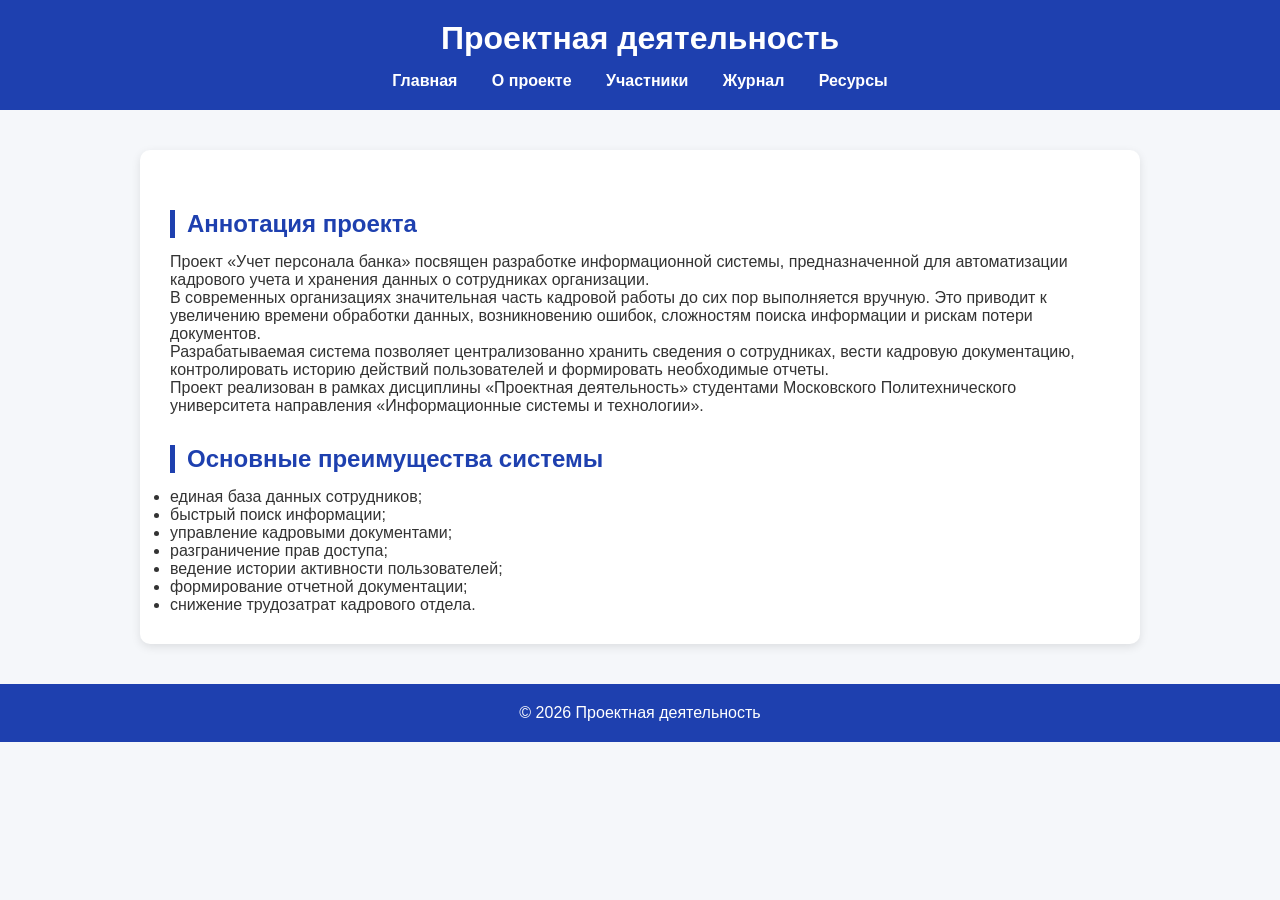
<file: сайт/index.html>
<!DOCTYPE html>
<html lang="ru">
<head>
    <meta charset="UTF-8">
    <title>Главная</title>
    <link rel="stylesheet" href="style.css">
</head>
<body>

<header>
    <h1>Проектная деятельность</h1>
    <nav>
        <a href="index.html">Главная</a>
        <a href="about.html">О проекте</a>
        <a href="team.html">Участники</a>
        <a href="journal.html">Журнал</a>
        <a href="resources.html">Ресурсы</a>
    </nav>
</header>

<main>

    <h2>Аннотация проекта</h2>

    <p>
        Проект «Учет персонала банка» посвящен разработке информационной системы,
        предназначенной для автоматизации кадрового учета и хранения данных
        о сотрудниках организации.
    </p>

    <p>
        В современных организациях значительная часть кадровой работы до сих пор
        выполняется вручную. Это приводит к увеличению времени обработки данных,
        возникновению ошибок, сложностям поиска информации и рискам потери
        документов.
    </p>

    <p>
        Разрабатываемая система позволяет централизованно хранить сведения о
        сотрудниках, вести кадровую документацию, контролировать историю действий
        пользователей и формировать необходимые отчеты.
    </p>

    <p>
        Проект реализован в рамках дисциплины «Проектная деятельность» студентами
        Московского Политехнического университета направления
        «Информационные системы и технологии».
    </p>

    <h2>Основные преимущества системы</h2>

    <ul>
        <li>единая база данных сотрудников;</li>
        <li>быстрый поиск информации;</li>
        <li>управление кадровыми документами;</li>
        <li>разграничение прав доступа;</li>
        <li>ведение истории активности пользователей;</li>
        <li>формирование отчетной документации;</li>
        <li>снижение трудозатрат кадрового отдела.</li>
    </ul>

</main>

<footer>
    © 2026 Проектная деятельность
</footer>

</body>
</html>
</file>
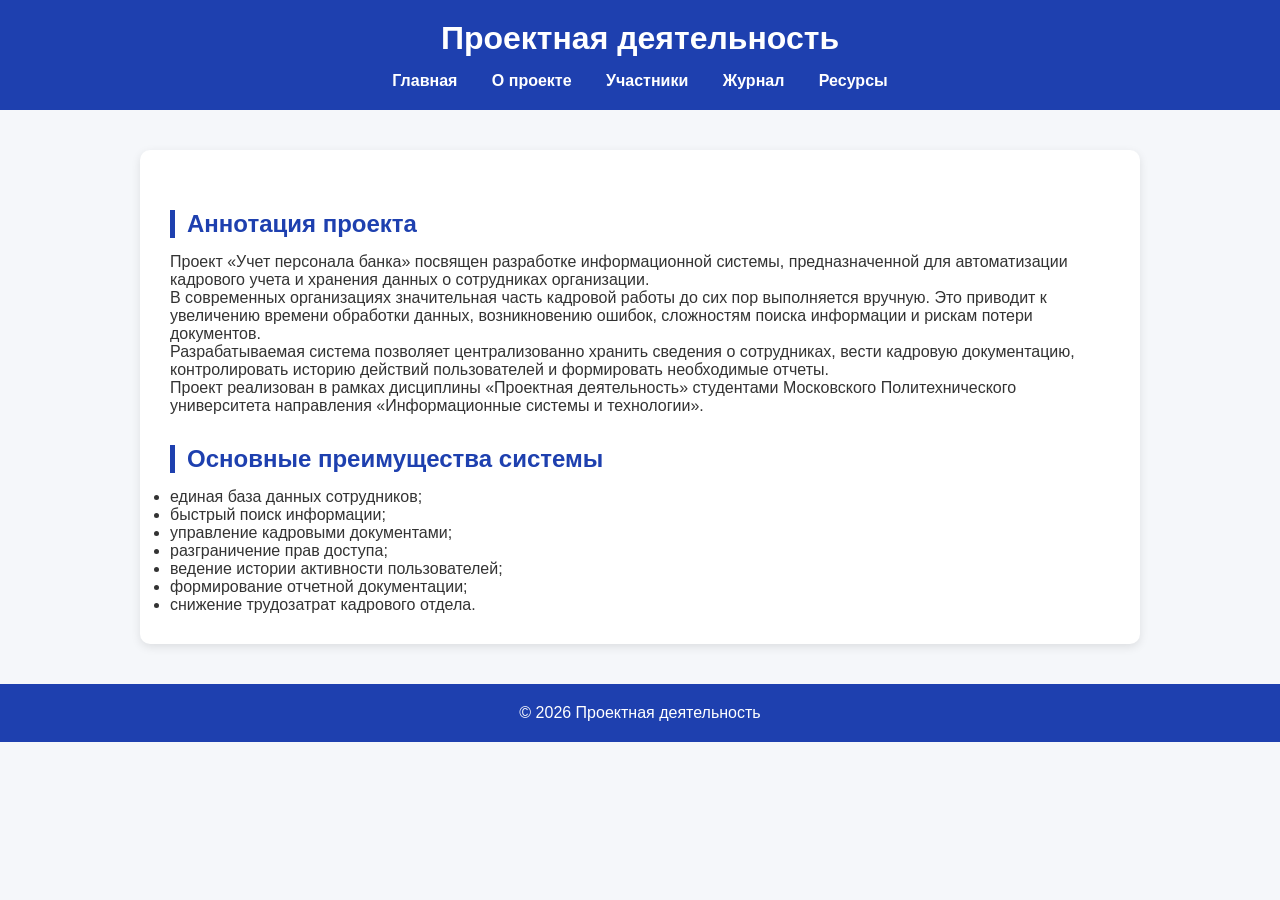
<file: site/html/index.html>
<!DOCTYPE html>
<html lang="ru">
<head>
    <meta charset="UTF-8">
    <title>Главная</title>
    <link rel="stylesheet" href="../css/style.css">
</head>
<body>

<header>
    <h1>Проектная деятельность</h1>
    <nav>
        <a href="index.html">Главная</a>
        <a href="about.html">О проекте</a>
        <a href="team.html">Участники</a>
        <a href="journal.html">Журнал</a>
        <a href="resources.html">Ресурсы</a>
    </nav>
</header>

<main>

    <h2>Аннотация проекта</h2>

    <p>
        Проект «Учет персонала банка» посвящен разработке информационной системы,
        предназначенной для автоматизации кадрового учета и хранения данных
        о сотрудниках организации.
    </p>

    <p>
        В современных организациях значительная часть кадровой работы до сих пор
        выполняется вручную. Это приводит к увеличению времени обработки данных,
        возникновению ошибок, сложностям поиска информации и рискам потери
        документов.
    </p>

    <p>
        Разрабатываемая система позволяет централизованно хранить сведения о
        сотрудниках, вести кадровую документацию, контролировать историю действий
        пользователей и формировать необходимые отчеты.
    </p>

    <p>
        Проект реализован в рамках дисциплины «Проектная деятельность» студентами
        Московского Политехнического университета направления
        «Информационные системы и технологии».
    </p>

    <h2>Основные преимущества системы</h2>

    <ul>
        <li>единая база данных сотрудников;</li>
        <li>быстрый поиск информации;</li>
        <li>управление кадровыми документами;</li>
        <li>разграничение прав доступа;</li>
        <li>ведение истории активности пользователей;</li>
        <li>формирование отчетной документации;</li>
        <li>снижение трудозатрат кадрового отдела.</li>
    </ul>

</main>

<footer>
    © 2026 Проектная деятельность
</footer>

</body>
</html>
</file>
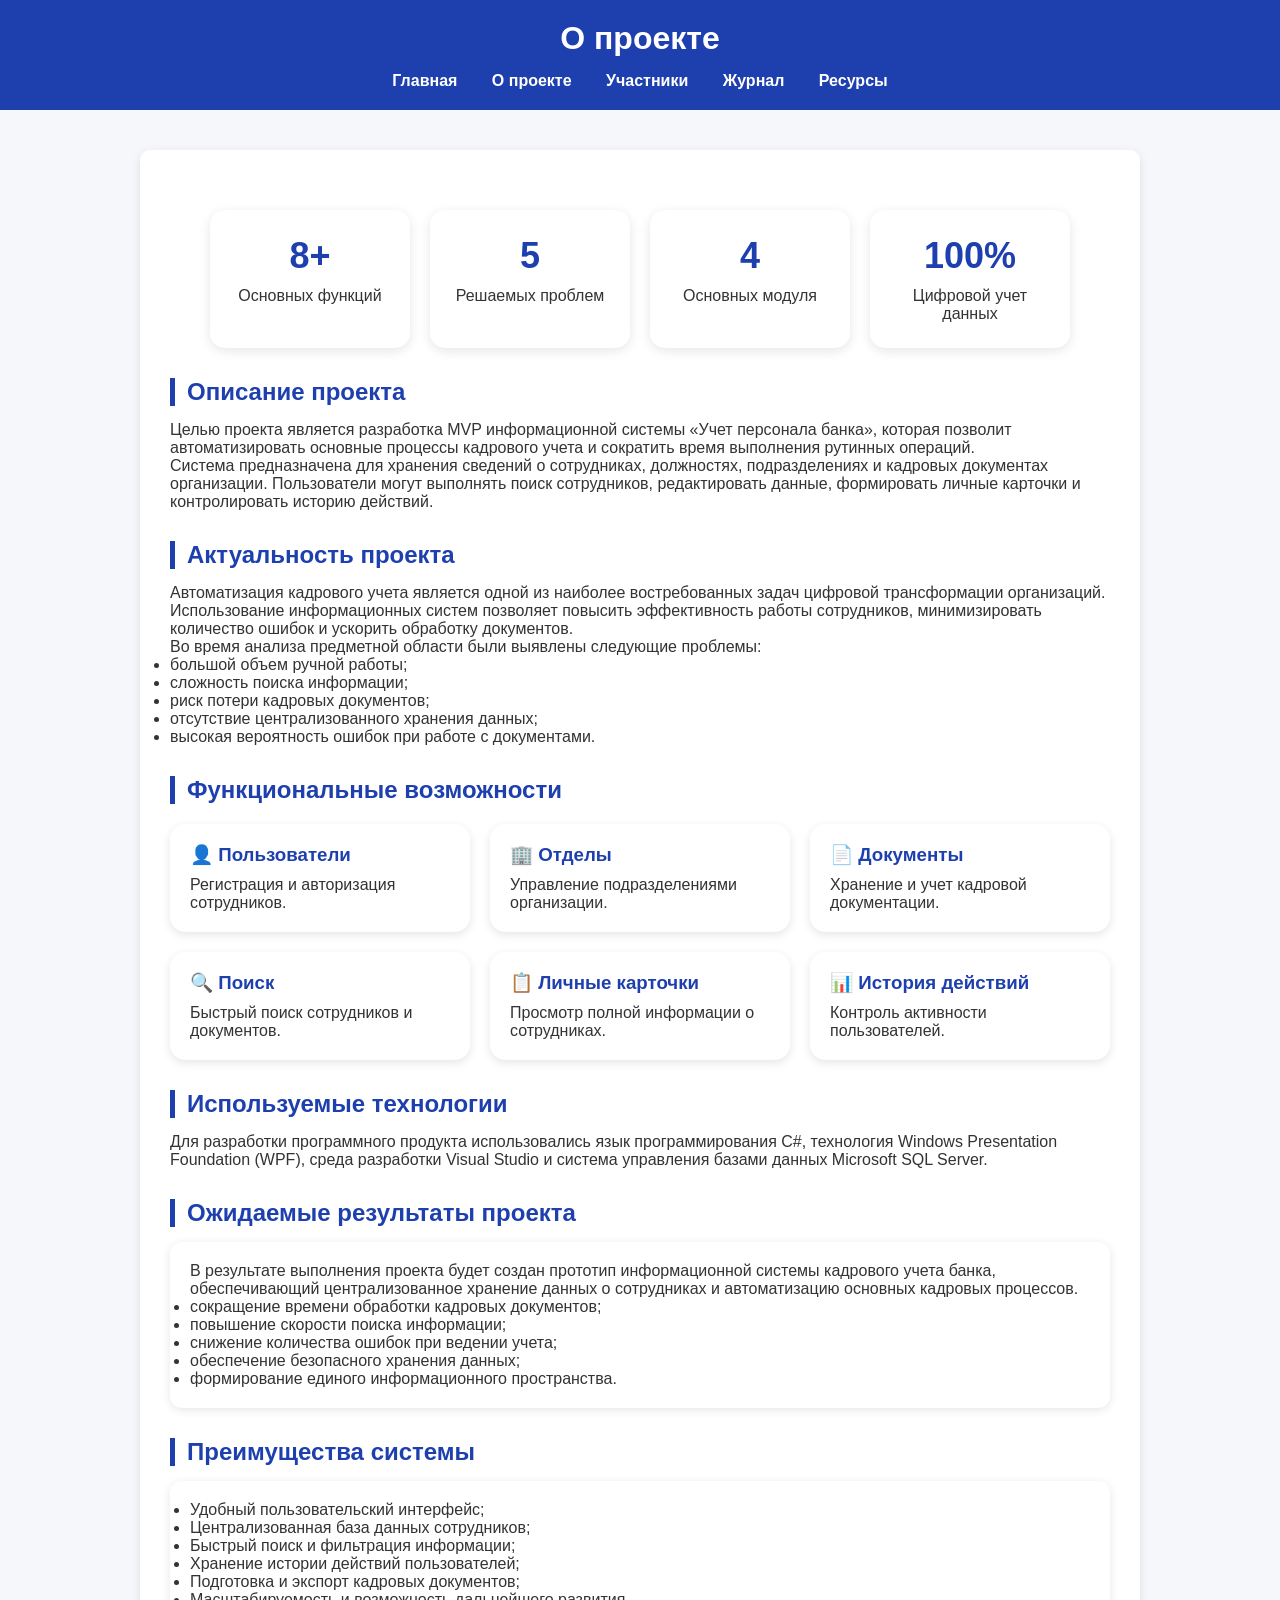
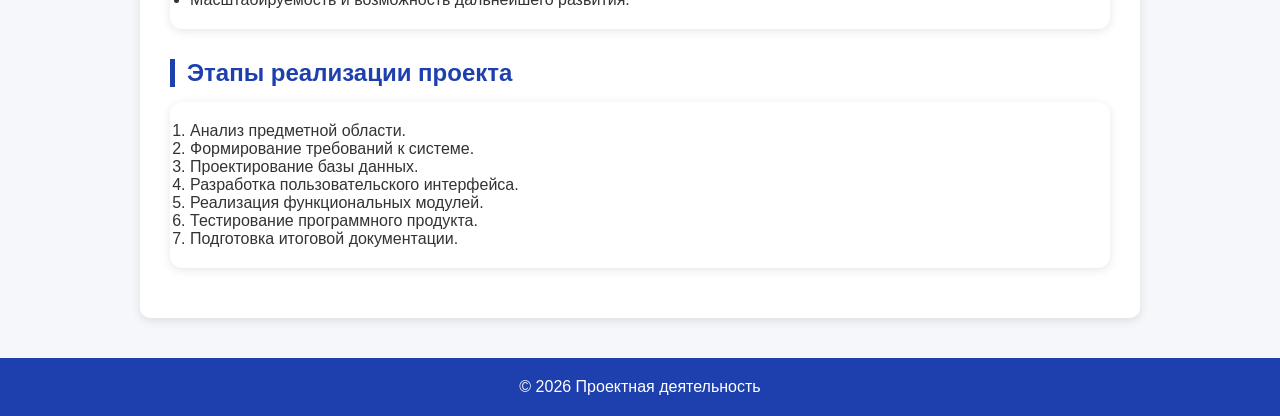
<file: сайт/about.html>
<!DOCTYPE html>
<html lang="ru">
<head>
  <meta charset="UTF-8">
  <title>О проекте</title>
  <link rel="stylesheet" href="style.css">
</head>
<body>

<header>
  <h1>О проекте</h1>
  <nav>
    <a href="index.html">Главная</a>
    <a href="about.html">О проекте</a>
    <a href="team.html">Участники</a>
    <a href="journal.html">Журнал</a>
    <a href="resources.html">Ресурсы</a>
  </nav>
</header>
<main>
  <div class="stats">

    <div class="stat-card">
      <span class="stat-number">8+</span>
      <span class="stat-text">Основных функций</span>
    </div>

    <div class="stat-card">
      <span class="stat-number">5</span>
      <span class="stat-text">Решаемых проблем</span>
    </div>

    <div class="stat-card">
      <span class="stat-number">4</span>
      <span class="stat-text">Основных модуля</span>
    </div>

    <div class="stat-card">
      <span class="stat-number">100%</span>
      <span class="stat-text">Цифровой учет данных</span>
    </div>

  </div>

  <h2>Описание проекта</h2>

  <p>
    Целью проекта является разработка MVP информационной системы
    «Учет персонала банка», которая позволит автоматизировать основные
    процессы кадрового учета и сократить время выполнения рутинных операций.
  </p>

  <p>
    Система предназначена для хранения сведений о сотрудниках,
    должностях, подразделениях и кадровых документах организации.
    Пользователи могут выполнять поиск сотрудников, редактировать данные,
    формировать личные карточки и контролировать историю действий.
  </p>

  <h2>Актуальность проекта</h2>

  <p>
    Автоматизация кадрового учета является одной из наиболее востребованных
    задач цифровой трансформации организаций. Использование информационных
    систем позволяет повысить эффективность работы сотрудников,
    минимизировать количество ошибок и ускорить обработку документов.
  </p>

  <p>
    Во время анализа предметной области были выявлены следующие проблемы:
  </p>

  <ul>
    <li>большой объем ручной работы;</li>
    <li>сложность поиска информации;</li>
    <li>риск потери кадровых документов;</li>
    <li>отсутствие централизованного хранения данных;</li>
    <li>высокая вероятность ошибок при работе с документами.</li>
  </ul>

  <h2>Функциональные возможности</h2>

  <div class="features">

    <div class="feature-card">
      <h3>👤 Пользователи</h3>
      <p>Регистрация и авторизация сотрудников.</p>
    </div>

    <div class="feature-card">
      <h3>🏢 Отделы</h3>
      <p>Управление подразделениями организации.</p>
    </div>

    <div class="feature-card">
      <h3>📄 Документы</h3>
      <p>Хранение и учет кадровой документации.</p>
    </div>

    <div class="feature-card">
      <h3>🔍 Поиск</h3>
      <p>Быстрый поиск сотрудников и документов.</p>
    </div>

    <div class="feature-card">
      <h3>📋 Личные карточки</h3>
      <p>Просмотр полной информации о сотрудниках.</p>
    </div>

    <div class="feature-card">
      <h3>📊 История действий</h3>
      <p>Контроль активности пользователей.</p>
    </div>

  </div>

  <h2>Используемые технологии</h2>

  <p>
    Для разработки программного продукта использовались язык
    программирования C#, технология Windows Presentation Foundation (WPF),
    среда разработки Visual Studio и система управления базами данных
    Microsoft SQL Server.
  </p>
  <h2>Ожидаемые результаты проекта</h2>

  <div class="card">
    <div class="member-info">
      <p>
        В результате выполнения проекта будет создан прототип информационной
        системы кадрового учета банка, обеспечивающий централизованное хранение
        данных о сотрудниках и автоматизацию основных кадровых процессов.
      </p>

      <ul>
        <li>сокращение времени обработки кадровых документов;</li>
        <li>повышение скорости поиска информации;</li>
        <li>снижение количества ошибок при ведении учета;</li>
        <li>обеспечение безопасного хранения данных;</li>
        <li>формирование единого информационного пространства.</li>
      </ul>
    </div>
  </div>

  <h2>Преимущества системы</h2>

  <div class="card">
    <div class="member-info">
      <ul>
        <li>Удобный пользовательский интерфейс;</li>
        <li>Централизованная база данных сотрудников;</li>
        <li>Быстрый поиск и фильтрация информации;</li>
        <li>Хранение истории действий пользователей;</li>
        <li>Подготовка и экспорт кадровых документов;</li>
        <li>Масштабируемость и возможность дальнейшего развития.</li>
      </ul>
    </div>
  </div>

  <h2>Этапы реализации проекта</h2>

  <div class="card">
    <div class="member-info">
      <ol>
        <li>Анализ предметной области.</li>
        <li>Формирование требований к системе.</li>
        <li>Проектирование базы данных.</li>
        <li>Разработка пользовательского интерфейса.</li>
        <li>Реализация функциональных модулей.</li>
        <li>Тестирование программного продукта.</li>
        <li>Подготовка итоговой документации.</li>
      </ol>
    </div>
  </div>



</main>

<footer>
  © 2026 Проектная деятельность
</footer>

</body>
</html>
</file>
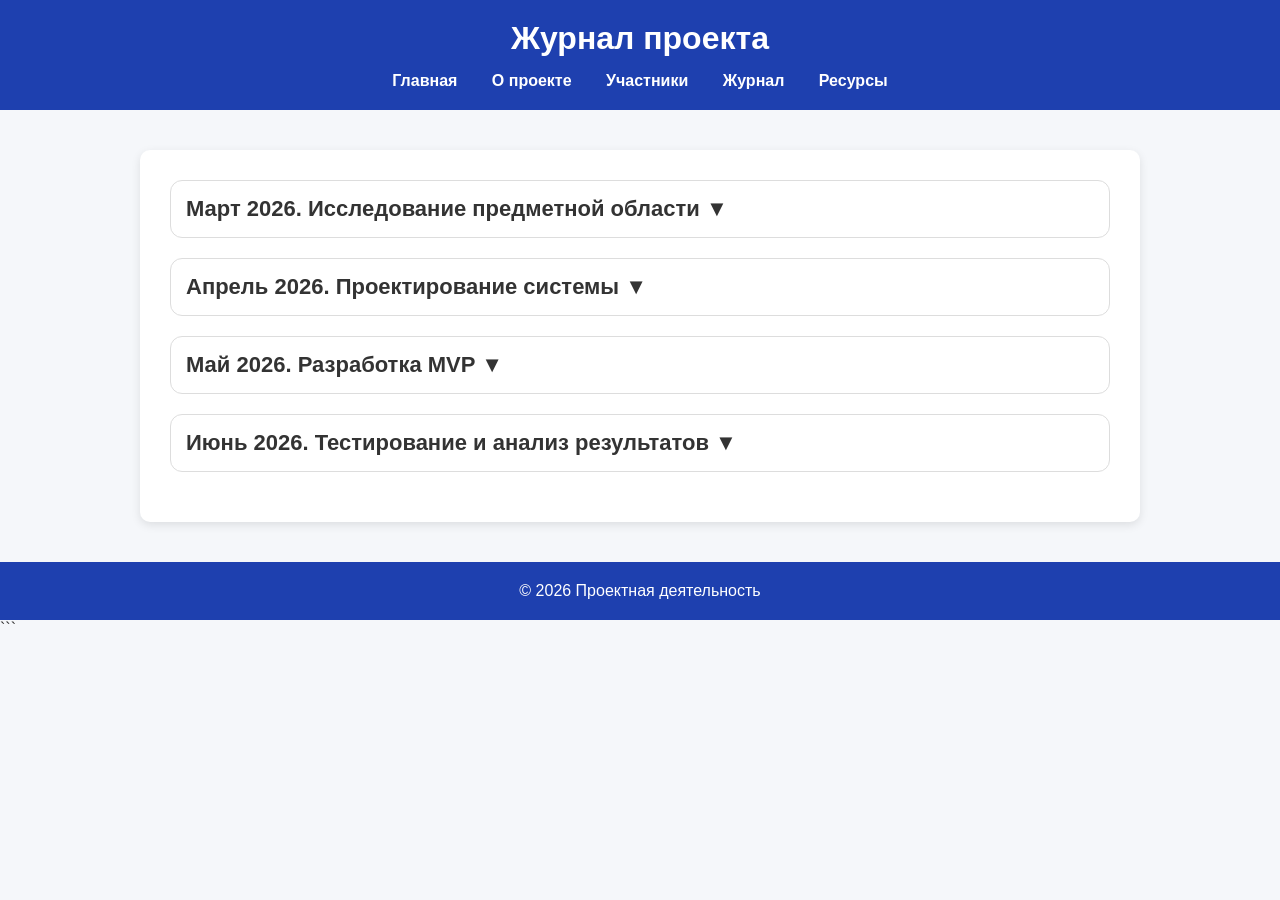
<file: сайт/journal.html>
<!DOCTYPE html>
<html lang="ru">
<head>
  <meta charset="UTF-8">
  <title>Журнал проекта</title>
  <link rel="stylesheet" href="style.css">
</head>
<body>

<header>
  <h1>Журнал проекта</h1>

  <nav>
    <a href="index.html">Главная</a>
    <a href="about.html">О проекте</a>
    <a href="team.html">Участники</a>
    <a href="journal.html">Журнал</a>
    <a href="resources.html">Ресурсы</a>
  </nav>
</header>

<main>

  <!-- Март -->
  <article class="post">
    <details>
      <summary>Март 2026. Исследование предметной области</summary>

      <div class="post-content">

        <p>
          На начальном этапе проекта был проведен анализ процессов кадрового учета
          в банковской сфере. Были изучены существующие решения, используемые
          для автоматизации управления персоналом.
        </p>

        <p>
          Особое внимание уделялось системам CrocoTime, StaffCop
          и Парус «Кадры». Были выявлены преимущества и недостатки
          каждого решения.
        </p>

        <div class="gallery">
          <a href="#analysis-full">
            <img src="analysis.png" alt="Анализ предметной области">
          </a>
        </div>

      </div>
    </details>
  </article>

  <!-- Апрель -->
  <article class="post">
    <details>
      <summary>Апрель 2026. Проектирование системы</summary>

      <div class="post-content">

        <p>
          После анализа требований была разработана концепция программного продукта.
          Определены основные сущности базы данных: сотрудники, отделы,
          должности, кадровые документы и история активности.
        </p>

        <p>
          Также были разработаны схемы взаимодействия пользователей
          с системой и спроектирован пользовательский интерфейс.
        </p>

        <div class="gallery">
          <a href="#diagram-full">
            <img src="diagram.png" alt="Проектирование системы">
          </a>
        </div>

      </div>
    </details>
  </article>

  <!-- Май -->
  <article class="post">
    <details>
      <summary>Май 2026. Разработка MVP</summary>

      <div class="post-content">

        <p>
          На этапе реализации была создана база данных и разработан
          пользовательский интерфейс приложения.
        </p>

        <p>
          Реализованы функции регистрации пользователей, авторизации,
          управления сотрудниками, поиска информации и работы
          с кадровыми документами.
        </p>

        <div class="gallery">

          <a href="#res1-full">
            <img src="res1.png" alt="Результат 1">
          </a>

          <a href="#res2-full">
            <img src="res2.png" alt="Результат 2">
          </a>

          <a href="#res3-full">
            <img src="res3.png" alt="Результат 3">
          </a>

        </div>

      </div>
    </details>
  </article>

  <!-- Июнь -->
  <article class="post">
    <details>
      <summary>Июнь 2026. Тестирование и анализ результатов</summary>

      <div class="post-content">

        <p>
          Проведено тестирование программного обеспечения методами
          черного и белого ящика.
        </p>

        <p>
          Проверялась корректность работы функций добавления,
          поиска и удаления сотрудников, а также обработка ошибок.
          Результаты тестирования подтвердили работоспособность системы.
        </p>

      </div>
    </details>
  </article>

</main>

<footer>
  © 2026 Проектная деятельность
</footer>

<!-- Увеличенные изображения -->

<div id="analysis-full" class="lightbox">
  <a href="#" class="close">&times;</a>
  <img src="analysis.png" alt="Анализ">
</div>

<div id="diagram-full" class="lightbox">
  <a href="#" class="close">&times;</a>
  <img src="diagram.png" alt="Диаграмма">
</div>

<div id="res1-full" class="lightbox">
  <a href="#" class="close">&times;</a>
  <img src="res1.png" alt="Результат 1">
</div>

<div id="res2-full" class="lightbox">
  <a href="#" class="close">&times;</a>
  <img src="res2.png" alt="Результат 2">
</div>

<div id="res3-full" class="lightbox">
  <a href="#" class="close">&times;</a>
  <img src="res3.png" alt="Результат 3">
</div>

</body>
</html>
```
</file>
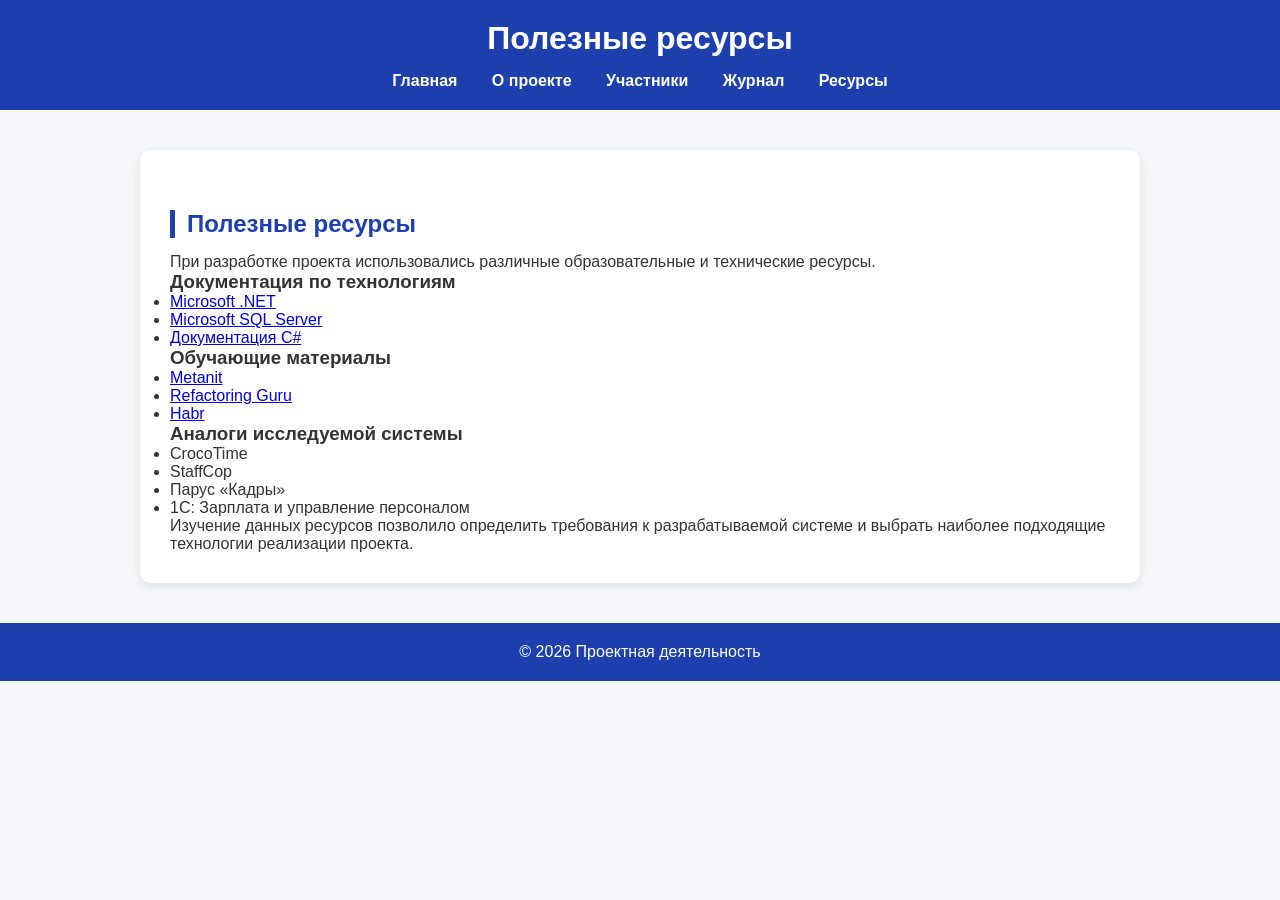
<file: сайт/resources.html>
<!DOCTYPE html>
<html lang="ru">
<head>
  <meta charset="UTF-8">
  <title>Ресурсы</title>
  <link rel="stylesheet" href="style.css">
</head>
<body>

<header>
  <h1>Полезные ресурсы</h1>
  <nav>
    <a href="index.html">Главная</a>
    <a href="about.html">О проекте</a>
    <a href="team.html">Участники</a>
    <a href="journal.html">Журнал</a>
    <a href="resources.html">Ресурсы</a>
  </nav>
</header>

<main>

  <h2>Полезные ресурсы</h2>

  <p>
    При разработке проекта использовались различные образовательные
    и технические ресурсы.
  </p>

  <h3>Документация по технологиям</h3>

  <ul>
    <li><a href="https://learn.microsoft.com/dotnet/">Microsoft .NET</a></li>
    <li><a href="https://learn.microsoft.com/sql/">Microsoft SQL Server</a></li>
    <li><a href="https://learn.microsoft.com/dotnet/csharp/">Документация C#</a></li>
  </ul>

  <h3>Обучающие материалы</h3>

  <ul>
    <li><a href="https://metanit.com">Metanit</a></li>
    <li><a href="https://refactoring.guru/ru">Refactoring Guru</a></li>
    <li><a href="https://habr.com">Habr</a></li>
  </ul>

  <h3>Аналоги исследуемой системы</h3>

  <ul>
    <li>CrocoTime</li>
    <li>StaffCop</li>
    <li>Парус «Кадры»</li>
    <li>1С: Зарплата и управление персоналом</li>
  </ul>

  <p>
    Изучение данных ресурсов позволило определить требования
    к разрабатываемой системе и выбрать наиболее подходящие
    технологии реализации проекта.
  </p>

</main>

<footer>
  © 2026 Проектная деятельность
</footer>

</body>
</html>
</file>
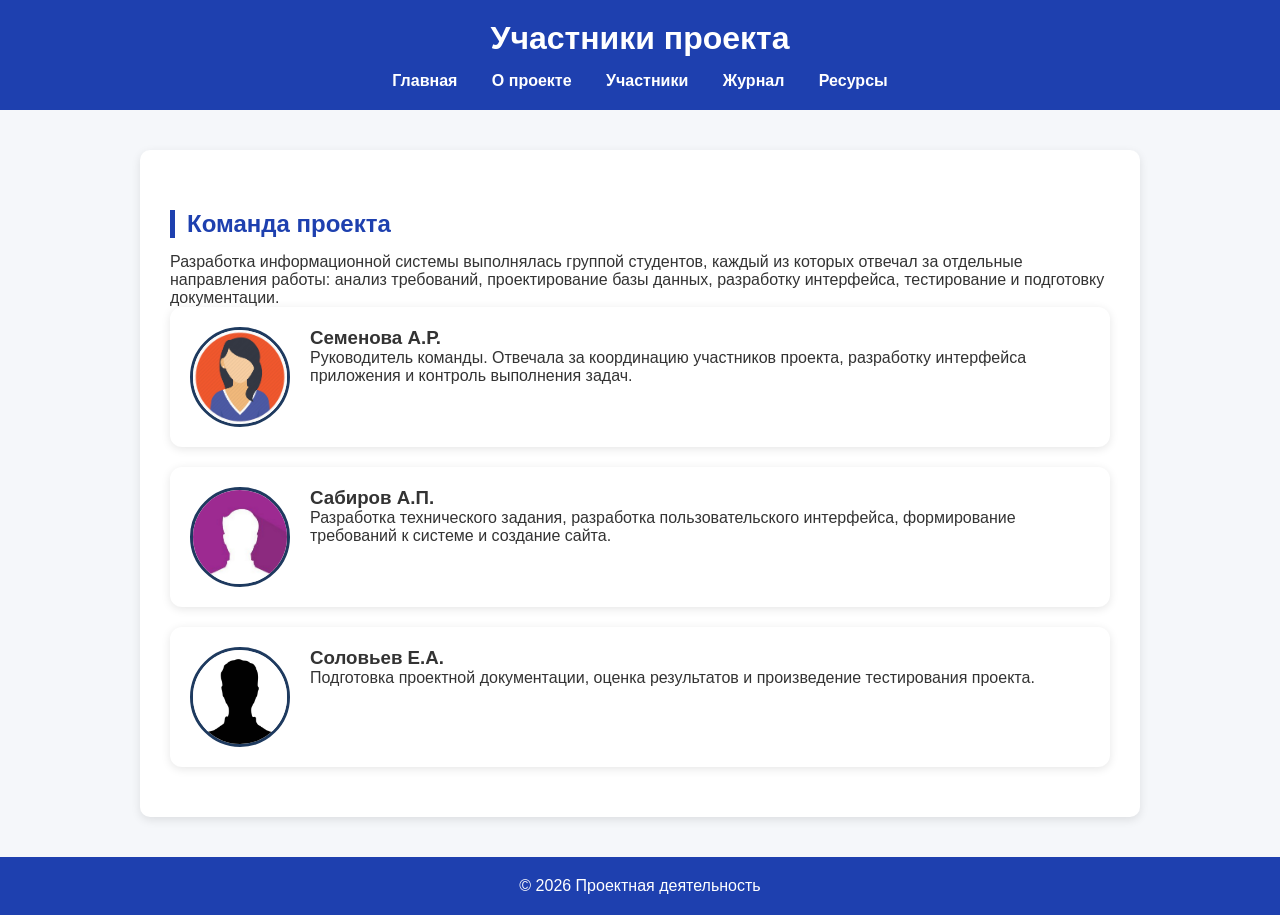
<file: сайт/team.html>
<!DOCTYPE html>
<html lang="en">
<head>
    <meta charset="UTF-8">
    <title><!DOCTYPE html>
      <html lang="ru">
      <head>
      <meta charset="UTF-8">
      <title>Участники</title>
  <link rel="stylesheet" href="style.css">
</head>
<body>

<header>
  <h1>Участники проекта</h1>
  <nav>
    <a href="index.html">Главная</a>
    <a href="about.html">О проекте</a>
    <a href="team.html">Участники</a>
    <a href="journal.html">Журнал</a>
    <a href="resources.html">Ресурсы</a>
  </nav>
</header>

<main>
  <section>

    <h2>Команда проекта</h2>

    <p>
      Разработка информационной системы выполнялась группой студентов,
      каждый из которых отвечал за отдельные направления работы:
      анализ требований, проектирование базы данных, разработку интерфейса,
      тестирование и подготовку документации.
    </p>

  </section>
  <div class="card">
    <img src="girl.jpg" alt="Семенова А.Р." class="avatar">

    <div class="member-info">
      <h3>Семенова А.Р.</h3>
      <p>
        Руководитель команды. Отвечала за координацию участников проекта,
        разработку интерфейса приложения и контроль выполнения задач.
      </p>
    </div>
  </div>

  <div class="card">
    <img src="man.jpg" alt="Сабиров А.П." class="avatar">

    <div class="member-info">
      <h3>Сабиров А.П.</h3>
      <p>
        Разработка технического задания, разработка пользовательского интерфейса, формирование требований
        к системе и создание сайта.
      </p>
    </div>
  </div>

  <div class="card">
    <img src="man2.jpg" alt="Соловьев Е.А." class="avatar">

    <div class="member-info">
      <h3>Соловьев Е.А.</h3>
      <p>
        Подготовка проектной документации,
        оценка результатов и произведение тестирования проекта.
      </p>
    </div>
  </div>



</main>

<footer>
  © 2026 Проектная деятельность
</footer>

</body>
</html></title>
</head>
<body>

</body>
</html>
</file>
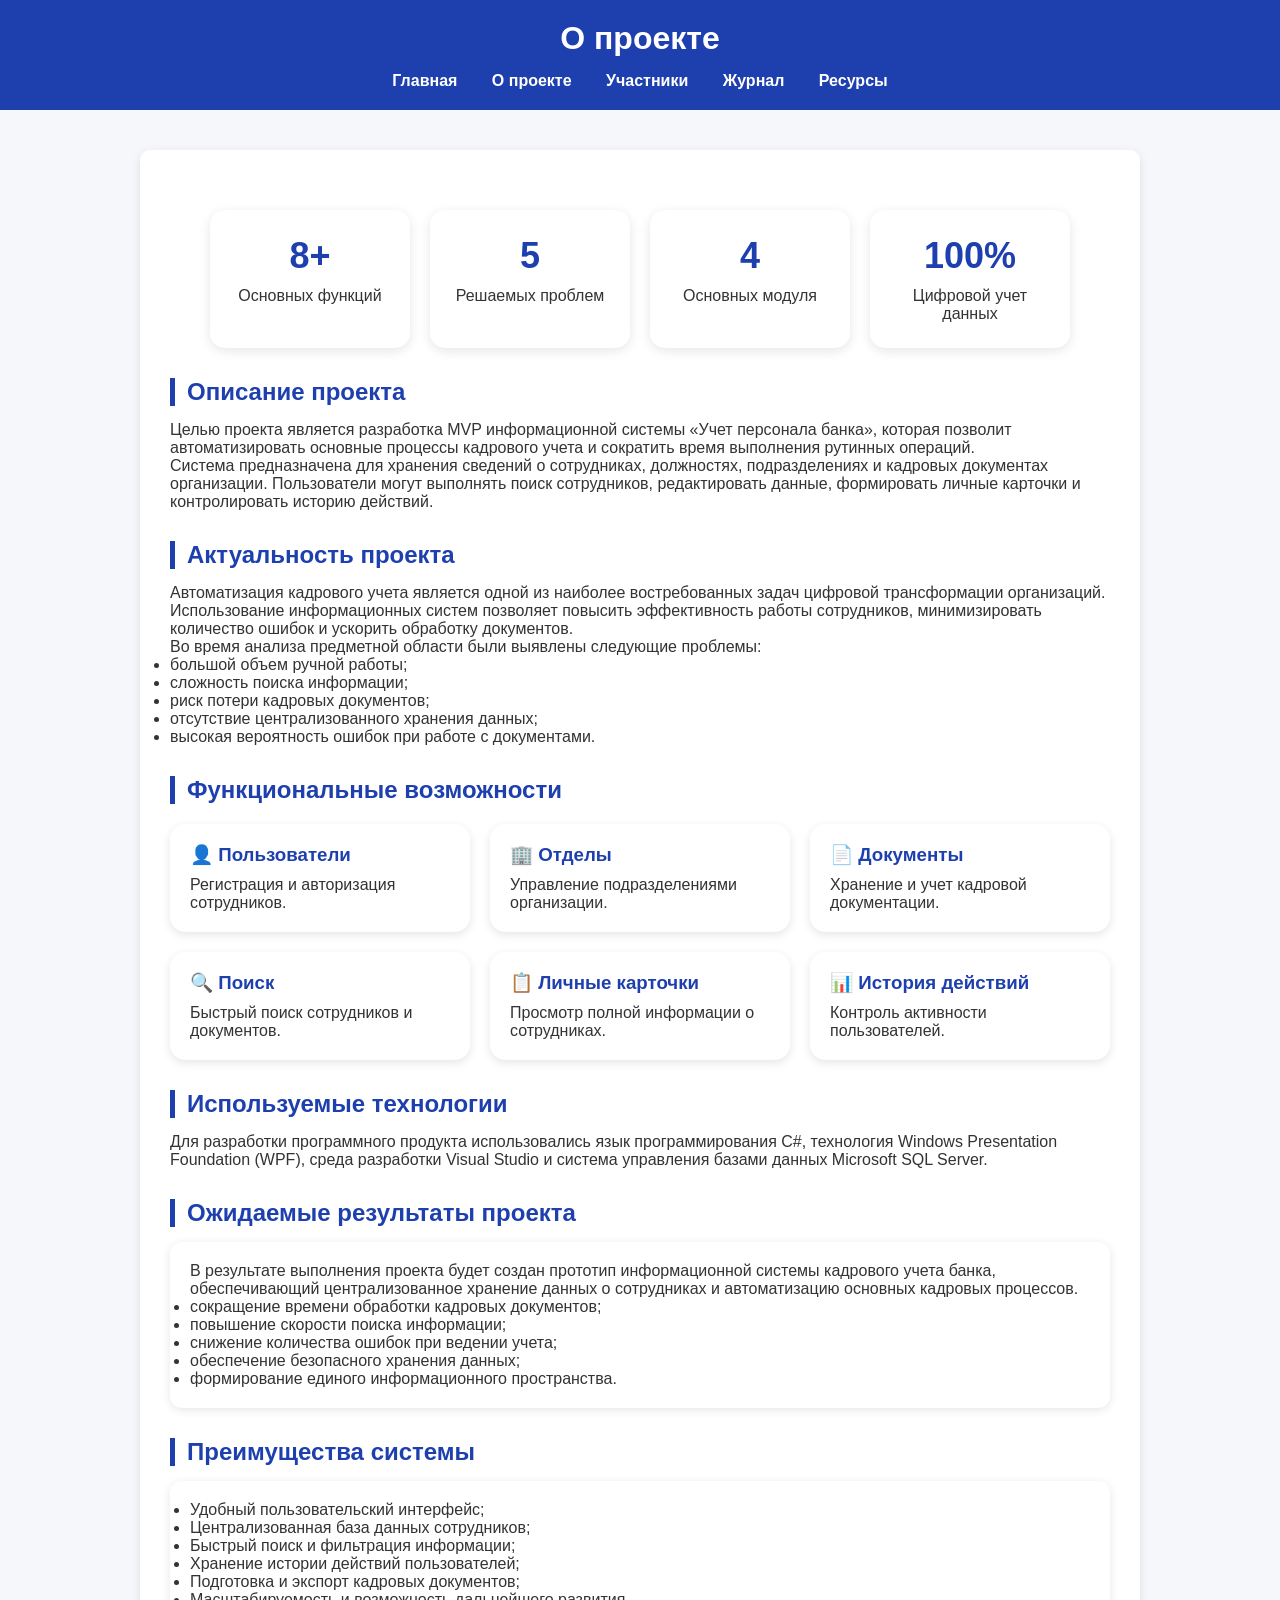
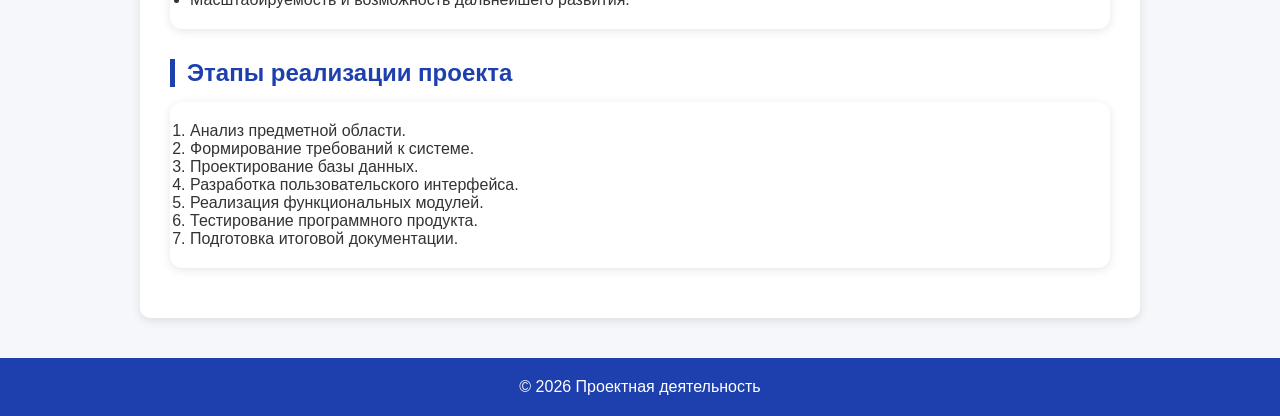
<file: site/html/about.html>
<!DOCTYPE html>
<html lang="ru">
<head>
  <meta charset="UTF-8">
  <title>О проекте</title>
  <link rel="stylesheet" href="../css/style.css">
</head>
<body>

<header>
  <h1>О проекте</h1>
  <nav>
    <a href="index.html">Главная</a>
    <a href="about.html">О проекте</a>
    <a href="team.html">Участники</a>
    <a href="journal.html">Журнал</a>
    <a href="resources.html">Ресурсы</a>
  </nav>
</header>
<main>
  <div class="stats">

    <div class="stat-card">
      <span class="stat-number">8+</span>
      <span class="stat-text">Основных функций</span>
    </div>

    <div class="stat-card">
      <span class="stat-number">5</span>
      <span class="stat-text">Решаемых проблем</span>
    </div>

    <div class="stat-card">
      <span class="stat-number">4</span>
      <span class="stat-text">Основных модуля</span>
    </div>

    <div class="stat-card">
      <span class="stat-number">100%</span>
      <span class="stat-text">Цифровой учет данных</span>
    </div>

  </div>

  <h2>Описание проекта</h2>

  <p>
    Целью проекта является разработка MVP информационной системы
    «Учет персонала банка», которая позволит автоматизировать основные
    процессы кадрового учета и сократить время выполнения рутинных операций.
  </p>

  <p>
    Система предназначена для хранения сведений о сотрудниках,
    должностях, подразделениях и кадровых документах организации.
    Пользователи могут выполнять поиск сотрудников, редактировать данные,
    формировать личные карточки и контролировать историю действий.
  </p>

  <h2>Актуальность проекта</h2>

  <p>
    Автоматизация кадрового учета является одной из наиболее востребованных
    задач цифровой трансформации организаций. Использование информационных
    систем позволяет повысить эффективность работы сотрудников,
    минимизировать количество ошибок и ускорить обработку документов.
  </p>

  <p>
    Во время анализа предметной области были выявлены следующие проблемы:
  </p>

  <ul>
    <li>большой объем ручной работы;</li>
    <li>сложность поиска информации;</li>
    <li>риск потери кадровых документов;</li>
    <li>отсутствие централизованного хранения данных;</li>
    <li>высокая вероятность ошибок при работе с документами.</li>
  </ul>

  <h2>Функциональные возможности</h2>

  <div class="features">

    <div class="feature-card">
      <h3>👤 Пользователи</h3>
      <p>Регистрация и авторизация сотрудников.</p>
    </div>

    <div class="feature-card">
      <h3>🏢 Отделы</h3>
      <p>Управление подразделениями организации.</p>
    </div>

    <div class="feature-card">
      <h3>📄 Документы</h3>
      <p>Хранение и учет кадровой документации.</p>
    </div>

    <div class="feature-card">
      <h3>🔍 Поиск</h3>
      <p>Быстрый поиск сотрудников и документов.</p>
    </div>

    <div class="feature-card">
      <h3>📋 Личные карточки</h3>
      <p>Просмотр полной информации о сотрудниках.</p>
    </div>

    <div class="feature-card">
      <h3>📊 История действий</h3>
      <p>Контроль активности пользователей.</p>
    </div>

  </div>

  <h2>Используемые технологии</h2>

  <p>
    Для разработки программного продукта использовались язык
    программирования C#, технология Windows Presentation Foundation (WPF),
    среда разработки Visual Studio и система управления базами данных
    Microsoft SQL Server.
  </p>
  <h2>Ожидаемые результаты проекта</h2>

  <div class="card">
    <div class="member-info">
      <p>
        В результате выполнения проекта будет создан прототип информационной
        системы кадрового учета банка, обеспечивающий централизованное хранение
        данных о сотрудниках и автоматизацию основных кадровых процессов.
      </p>

      <ul>
        <li>сокращение времени обработки кадровых документов;</li>
        <li>повышение скорости поиска информации;</li>
        <li>снижение количества ошибок при ведении учета;</li>
        <li>обеспечение безопасного хранения данных;</li>
        <li>формирование единого информационного пространства.</li>
      </ul>
    </div>
  </div>

  <h2>Преимущества системы</h2>

  <div class="card">
    <div class="member-info">
      <ul>
        <li>Удобный пользовательский интерфейс;</li>
        <li>Централизованная база данных сотрудников;</li>
        <li>Быстрый поиск и фильтрация информации;</li>
        <li>Хранение истории действий пользователей;</li>
        <li>Подготовка и экспорт кадровых документов;</li>
        <li>Масштабируемость и возможность дальнейшего развития.</li>
      </ul>
    </div>
  </div>

  <h2>Этапы реализации проекта</h2>

  <div class="card">
    <div class="member-info">
      <ol>
        <li>Анализ предметной области.</li>
        <li>Формирование требований к системе.</li>
        <li>Проектирование базы данных.</li>
        <li>Разработка пользовательского интерфейса.</li>
        <li>Реализация функциональных модулей.</li>
        <li>Тестирование программного продукта.</li>
        <li>Подготовка итоговой документации.</li>
      </ol>
    </div>
  </div>



</main>

<footer>
  © 2026 Проектная деятельность
</footer>

</body>
</html>
</file>
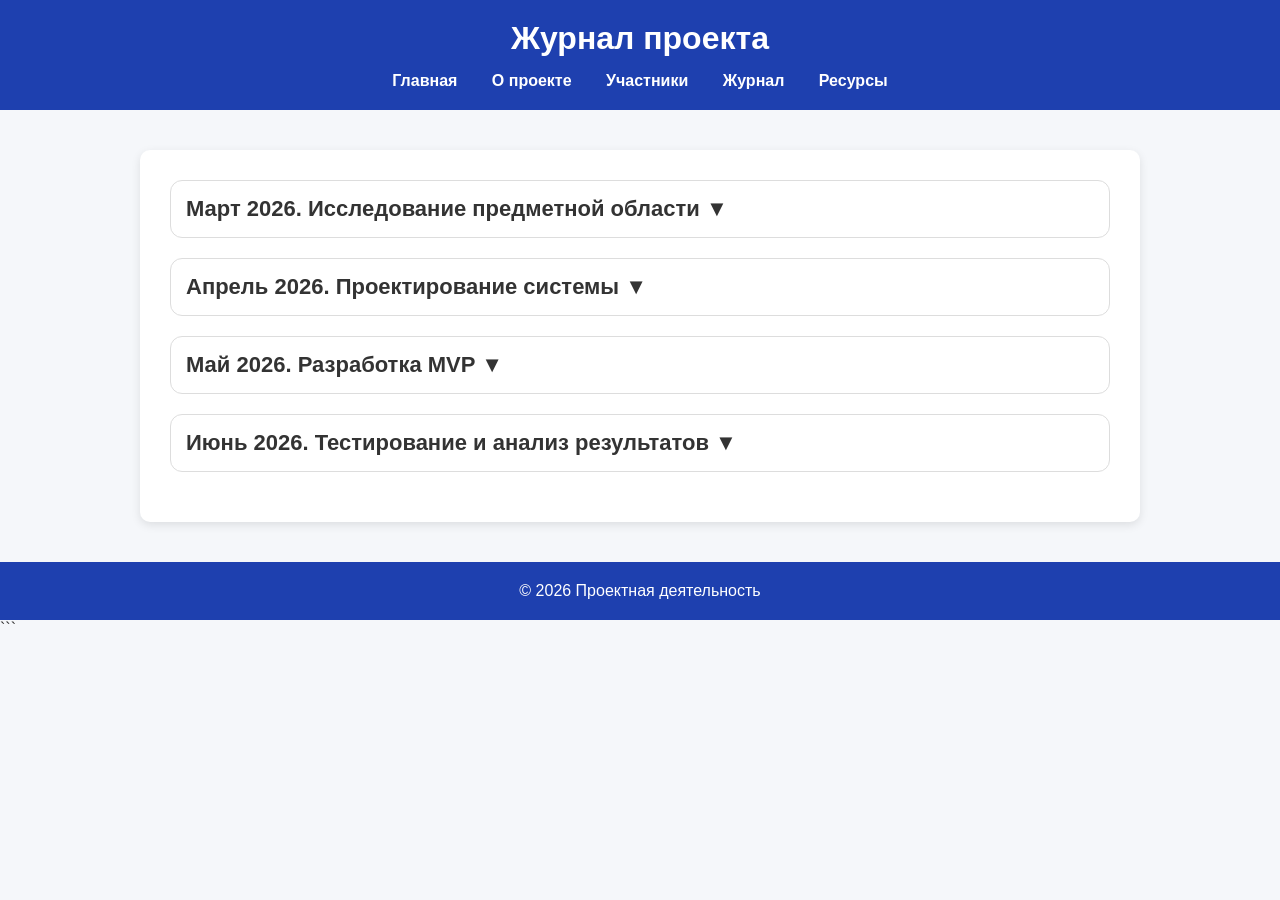
<file: site/html/journal.html>
<!DOCTYPE html>
<html lang="ru">
<head>
  <meta charset="UTF-8">
  <title>Журнал проекта</title>
  <link rel="stylesheet" href="../css/style.css">
</head>
<body>

<header>
  <h1>Журнал проекта</h1>

  <nav>
    <a href="index.html">Главная</a>
    <a href="about.html">О проекте</a>
    <a href="team.html">Участники</a>
    <a href="journal.html">Журнал</a>
    <a href="resources.html">Ресурсы</a>
  </nav>
</header>

<main>

  <!-- Март -->
  <article class="post">
    <details>
      <summary>Март 2026. Исследование предметной области</summary>

      <div class="post-content">

        <p>
          На начальном этапе проекта был проведен анализ процессов кадрового учета
          в банковской сфере. Были изучены существующие решения, используемые
          для автоматизации управления персоналом.
        </p>

        <p>
          Особое внимание уделялось системам CrocoTime, StaffCop
          и Парус «Кадры». Были выявлены преимущества и недостатки
          каждого решения.
        </p>

        <div class="gallery">
          <a href="#analysis-full">
            <img src="../imgs/analysis.png" alt="Анализ предметной области">
          </a>
        </div>

      </div>
    </details>
  </article>

  <!-- Апрель -->
  <article class="post">
    <details>
      <summary>Апрель 2026. Проектирование системы</summary>

      <div class="post-content">

        <p>
          После анализа требований была разработана концепция программного продукта.
          Определены основные сущности базы данных: сотрудники, отделы,
          должности, кадровые документы и история активности.
        </p>

        <p>
          Также были разработаны схемы взаимодействия пользователей
          с системой и спроектирован пользовательский интерфейс.
        </p>

        <div class="gallery">
          <a href="#diagram-full">
            <img src="../imgs/diagram.png" alt="Проектирование системы">
          </a>
        </div>

      </div>
    </details>
  </article>

  <!-- Май -->
  <article class="post">
    <details>
      <summary>Май 2026. Разработка MVP</summary>

      <div class="post-content">

        <p>
          На этапе реализации была создана база данных и разработан
          пользовательский интерфейс приложения.
        </p>

        <p>
          Реализованы функции регистрации пользователей, авторизации,
          управления сотрудниками, поиска информации и работы
          с кадровыми документами.
        </p>

        <div class="gallery">

          <a href="#res1-full">
            <img src="../imgs/res1.png" alt="Результат 1">
          </a>

          <a href="#res2-full">
            <img src="../imgs/res2.png" alt="Результат 2">
          </a>

          <a href="#res3-full">
            <img src="../imgs/res3.png" alt="Результат 3">
          </a>

        </div>

      </div>
    </details>
  </article>

  <!-- Июнь -->
  <article class="post">
    <details>
      <summary>Июнь 2026. Тестирование и анализ результатов</summary>

      <div class="post-content">

        <p>
          Проведено тестирование программного обеспечения методами
          черного и белого ящика.
        </p>

        <p>
          Проверялась корректность работы функций добавления,
          поиска и удаления сотрудников, а также обработка ошибок.
          Результаты тестирования подтвердили работоспособность системы.
        </p>

      </div>
    </details>
  </article>

</main>

<footer>
  © 2026 Проектная деятельность
</footer>

<!-- Увеличенные изображения -->

<div id="analysis-full" class="lightbox">
  <a href="#" class="close">&times;</a>
  <img src="../imgs/analysis.png" alt="Анализ">
</div>

<div id="diagram-full" class="lightbox">
  <a href="#" class="close">&times;</a>
  <img src="../imgs/diagram.png" alt="Диаграмма">
</div>

<div id="res1-full" class="lightbox">
  <a href="#" class="close">&times;</a>
  <img src="../imgs/res1.png" alt="Результат 1">
</div>

<div id="res2-full" class="lightbox">
  <a href="#" class="close">&times;</a>
  <img src="../imgs/res2.png" alt="Результат 2">
</div>

<div id="res3-full" class="lightbox">
  <a href="#" class="close">&times;</a>
  <img src="../imgs/res3.png" alt="Результат 3">
</div>

</body>
</html>
```
</file>
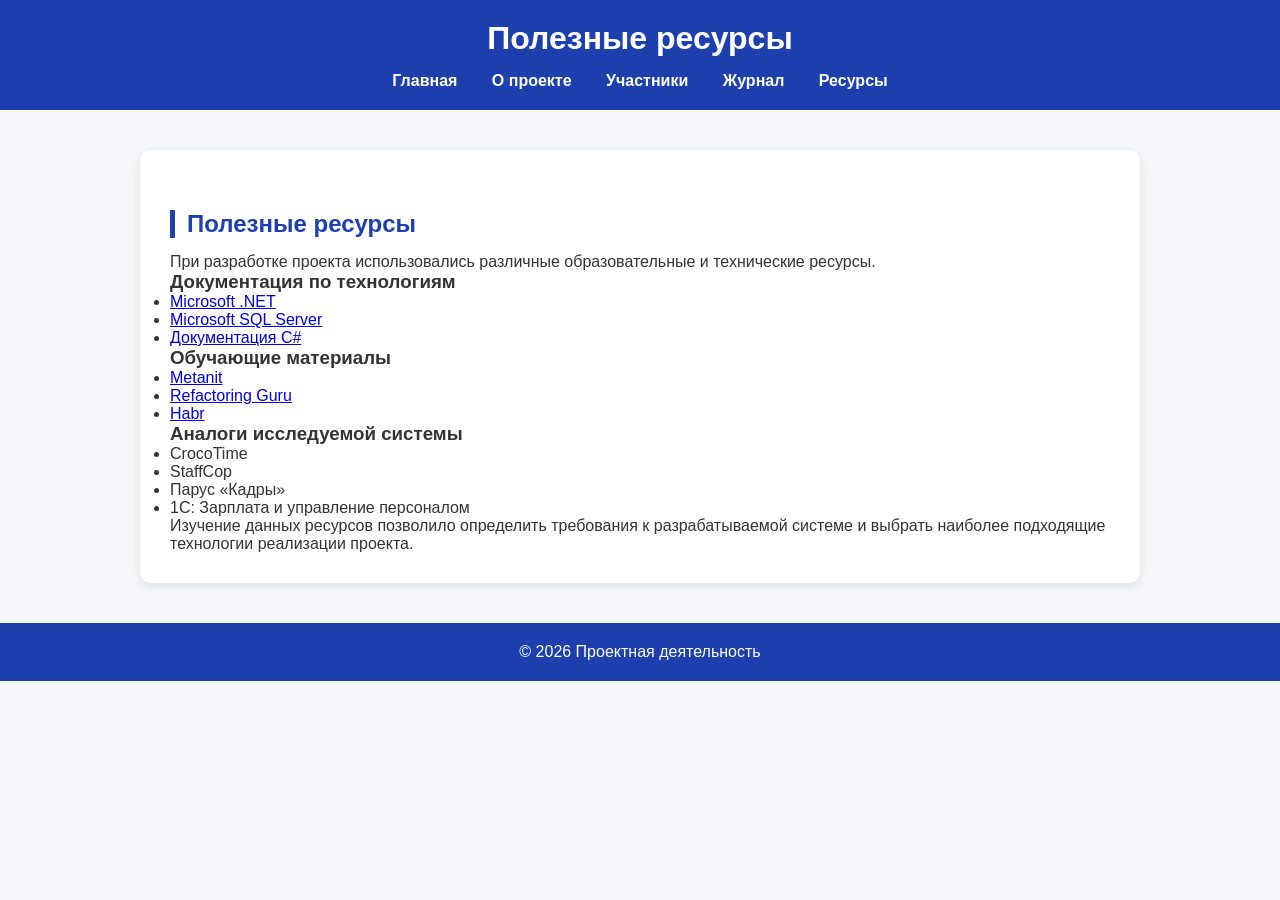
<file: site/html/resources.html>
<!DOCTYPE html>
<html lang="ru">
<head>
  <meta charset="UTF-8">
  <title>Ресурсы</title>
  <link rel="stylesheet" href="../css/style.css">
</head>
<body>

<header>
  <h1>Полезные ресурсы</h1>
  <nav>
    <a href="index.html">Главная</a>
    <a href="about.html">О проекте</a>
    <a href="team.html">Участники</a>
    <a href="journal.html">Журнал</a>
    <a href="resources.html">Ресурсы</a>
  </nav>
</header>

<main>

  <h2>Полезные ресурсы</h2>

  <p>
    При разработке проекта использовались различные образовательные
    и технические ресурсы.
  </p>

  <h3>Документация по технологиям</h3>

  <ul>
    <li><a href="https://learn.microsoft.com/dotnet/">Microsoft .NET</a></li>
    <li><a href="https://learn.microsoft.com/sql/">Microsoft SQL Server</a></li>
    <li><a href="https://learn.microsoft.com/dotnet/csharp/">Документация C#</a></li>
  </ul>

  <h3>Обучающие материалы</h3>

  <ul>
    <li><a href="https://metanit.com">Metanit</a></li>
    <li><a href="https://refactoring.guru/ru">Refactoring Guru</a></li>
    <li><a href="https://habr.com">Habr</a></li>
  </ul>

  <h3>Аналоги исследуемой системы</h3>

  <ul>
    <li>CrocoTime</li>
    <li>StaffCop</li>
    <li>Парус «Кадры»</li>
    <li>1С: Зарплата и управление персоналом</li>
  </ul>

  <p>
    Изучение данных ресурсов позволило определить требования
    к разрабатываемой системе и выбрать наиболее подходящие
    технологии реализации проекта.
  </p>

</main>

<footer>
  © 2026 Проектная деятельность
</footer>

</body>
</html>
</file>
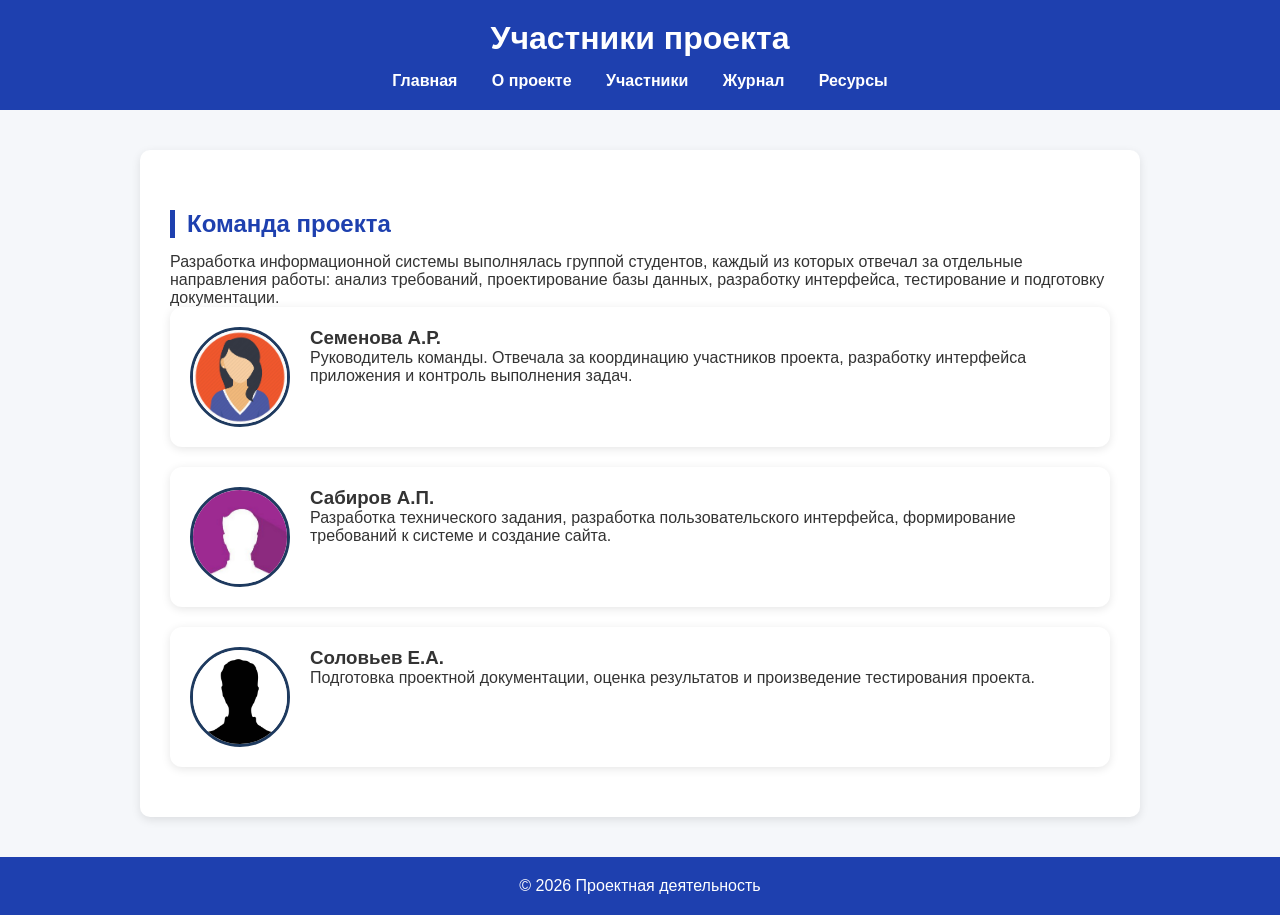
<file: site/html/team.html>
<!DOCTYPE html>
<html lang="en">
<head>
    <meta charset="UTF-8">
    <title><!DOCTYPE html>
      <html lang="ru">
      <head>
      <meta charset="UTF-8">
      <title>Участники</title>
  <link rel="stylesheet" href="../css/style.css">
</head>
<body>

<header>
  <h1>Участники проекта</h1>
  <nav>
    <a href="index.html">Главная</a>
    <a href="about.html">О проекте</a>
    <a href="team.html">Участники</a>
    <a href="journal.html">Журнал</a>
    <a href="resources.html">Ресурсы</a>
  </nav>
</header>

<main>
  <section>

    <h2>Команда проекта</h2>

    <p>
      Разработка информационной системы выполнялась группой студентов,
      каждый из которых отвечал за отдельные направления работы:
      анализ требований, проектирование базы данных, разработку интерфейса,
      тестирование и подготовку документации.
    </p>

  </section>
  <div class="card">
    <img src="../imgs/girl.jpg" alt="Семенова А.Р." class="avatar">

    <div class="member-info">
      <h3>Семенова А.Р.</h3>
      <p>
        Руководитель команды. Отвечала за координацию участников проекта,
        разработку интерфейса приложения и контроль выполнения задач.
      </p>
    </div>
  </div>

  <div class="card">
    <img src="../imgs/man.jpg" alt="Сабиров А.П." class="avatar">

    <div class="member-info">
      <h3>Сабиров А.П.</h3>
      <p>
        Разработка технического задания, разработка пользовательского интерфейса, формирование требований
        к системе и создание сайта.
      </p>
    </div>
  </div>

  <div class="card">
    <img src="../imgs/man2.jpg" alt="Соловьев Е.А." class="avatar">

    <div class="member-info">
      <h3>Соловьев Е.А.</h3>
      <p>
        Подготовка проектной документации,
        оценка результатов и произведение тестирования проекта.
      </p>
    </div>
  </div>



</main>

<footer>
  © 2026 Проектная деятельность
</footer>

</body>
</html></title>
</head>
<body>

</body>
</html>
</file>
<file: сайт/style.css>
*{
    margin:0;
    padding:0;
    box-sizing:border-box;
}

body{
    font-family:Arial, sans-serif;
    background:#f5f7fa;
    color:#333;
}

header{
    background:#1e40af;
    color:white;
    padding:20px;
    text-align:center;
}

nav{
    margin-top:15px;
}

nav a{
    color:white;
    text-decoration:none;
    margin:0 15px;
    font-weight:bold;
}

nav a:hover{
    text-decoration:underline;
}

main{
    max-width:1000px;
    margin:40px auto;
    background:white;
    padding:30px;
    border-radius:10px;
    box-shadow:0 3px 10px rgba(0,0,0,0.1);
}

.card{
    display:flex;
    align-items:flex-start;
    gap:20px;

    background:white;
    padding:20px;
    margin-bottom:20px;

    border-radius:12px;
    box-shadow:0 2px 10px rgba(0,0,0,0.1);
}

.avatar{
    width:100px;
    height:100px;

    border-radius:50%;
    object-fit:cover;

    border:3px solid #1e3a5f;
}

.member-info{
    flex:1;
}

.member-info h3{
    margin-top:0;
}

/* Посты */

.post{
    margin-bottom:20px;
    border:1px solid #ddd;
    border-radius:12px;
    overflow:hidden;
    background:white;
    transition:0.3s;
}

.post:hover{
    box-shadow:0 4px 15px rgba(0,0,0,0.1);
}

.post-content{
    padding:15px;
}

.post-content p{
    margin-bottom:15px;
    line-height:1.6;
}

/* Раскрывающиеся посты */

details summary{
    cursor:pointer;
    font-size:22px;
    font-weight:bold;
    padding:15px;
    list-style:none;
    user-select:none;
}

details summary::-webkit-details-marker{
    display:none;
}

details summary::after{
    content:" ▼";
}

details[open] summary::after{
    content:" ▲";
}

/* Галерея */

.gallery{
    display:flex;
    flex-wrap:wrap;
    justify-content:center;
    gap:20px;
    margin-top:20px;
}

.gallery img{
    width:300px;
    height:200px;
    object-fit:cover;

    border-radius:10px;
    cursor:pointer;

    box-shadow:0 2px 10px rgba(0,0,0,0.15);

    transition:transform 0.3s;
}

.gallery img:hover{
    transform:scale(1.05);
}

/* Полноэкранный просмотр */

.lightbox{
    position:fixed;
    top:0;
    left:0;

    width:100%;
    height:100%;

    background:rgba(0,0,0,0.9);

    display:flex;
    justify-content:center;
    align-items:center;

    opacity:0;
    visibility:hidden;

    transition:0.3s;
    z-index:9999;
}

.lightbox:target{
    opacity:1;
    visibility:visible;
}

.lightbox img{
    max-width:90%;
    max-height:90%;

    border-radius:12px;

    box-shadow:0 0 25px rgba(255,255,255,0.2);
}

.close{
    position:absolute;
    top:20px;
    right:35px;

    color:white;
    text-decoration:none;

    font-size:50px;
    font-weight:bold;
    line-height:1;
}

.close:hover{
    opacity:0.8;
}


.post-image{
    width:100%;
    max-width:700px;
    display:block;
    margin:20px auto 0;
    border-radius:10px;
    box-shadow:0 2px 10px rgba(0,0,0,0.15);
}

/* Подвал */

footer{
    margin-top:40px;
    background:#1e40af;
    color:white;
    text-align:center;
    padding:20px;
}
.project-table{
       width:100%;
       border-collapse:collapse;
       margin-top:20px;
   }

.project-table th,
.project-table td{
    border:1px solid #ddd;
    padding:12px;
    text-align:left;
}

.project-table th{
    background:#1e40af;
    color:white;
}

.project-table tr:nth-child(even){
    background:#f5f7fa;
}
/* Статистика */

.stats{
    display:flex;
    flex-wrap:wrap;
    justify-content:center;
    gap:20px;
    margin:30px 0;
}

.stat-card{
    width:200px;
    padding:25px;
    text-align:center;
    background:white;
    border-radius:15px;
    box-shadow:0 3px 12px rgba(0,0,0,0.1);
}

.stat-number{
    display:block;
    font-size:36px;
    font-weight:bold;
    color:#1e40af;
}

.stat-text{
    display:block;
    margin-top:10px;
}

/* Возможности */

.features{
    display:grid;
    grid-template-columns:repeat(auto-fit,minmax(250px,1fr));
    gap:20px;
    margin-top:20px;
}

.feature-card{
    background:white;
    padding:20px;
    border-radius:15px;
    box-shadow:0 3px 10px rgba(0,0,0,0.1);
    transition:0.3s;
}

.feature-card:hover{
    transform:translateY(-5px);
}

.feature-card h3{
    color:#1e40af;
    margin-bottom:10px;
}

/* Заголовки разделов */

main h2{
    margin-top:30px;
    margin-bottom:15px;
    color:#1e40af;
    border-left:5px solid #1e40af;
    padding-left:12px;
}
</file>
<file: site/css/style.css>
*{
    margin:0;
    padding:0;
    box-sizing:border-box;
}

body{
    font-family:Arial, sans-serif;
    background:#f5f7fa;
    color:#333;
}

header{
    background:#1e40af;
    color:white;
    padding:20px;
    text-align:center;
}

nav{
    margin-top:15px;
}

nav a{
    color:white;
    text-decoration:none;
    margin:0 15px;
    font-weight:bold;
}

nav a:hover{
    text-decoration:underline;
}

main{
    max-width:1000px;
    margin:40px auto;
    background:white;
    padding:30px;
    border-radius:10px;
    box-shadow:0 3px 10px rgba(0,0,0,0.1);
}

.card{
    display:flex;
    align-items:flex-start;
    gap:20px;

    background:white;
    padding:20px;
    margin-bottom:20px;

    border-radius:12px;
    box-shadow:0 2px 10px rgba(0,0,0,0.1);
}

.avatar{
    width:100px;
    height:100px;

    border-radius:50%;
    object-fit:cover;

    border:3px solid #1e3a5f;
}

.member-info{
    flex:1;
}

.member-info h3{
    margin-top:0;
}

/* Посты */

.post{
    margin-bottom:20px;
    border:1px solid #ddd;
    border-radius:12px;
    overflow:hidden;
    background:white;
    transition:0.3s;
}

.post:hover{
    box-shadow:0 4px 15px rgba(0,0,0,0.1);
}

.post-content{
    padding:15px;
}

.post-content p{
    margin-bottom:15px;
    line-height:1.6;
}

/* Раскрывающиеся посты */

details summary{
    cursor:pointer;
    font-size:22px;
    font-weight:bold;
    padding:15px;
    list-style:none;
    user-select:none;
}

details summary::-webkit-details-marker{
    display:none;
}

details summary::after{
    content:" ▼";
}

details[open] summary::after{
    content:" ▲";
}

/* Галерея */

.gallery{
    display:flex;
    flex-wrap:wrap;
    justify-content:center;
    gap:20px;
    margin-top:20px;
}

.gallery img{
    width:300px;
    height:200px;
    object-fit:cover;

    border-radius:10px;
    cursor:pointer;

    box-shadow:0 2px 10px rgba(0,0,0,0.15);

    transition:transform 0.3s;
}

.gallery img:hover{
    transform:scale(1.05);
}

/* Полноэкранный просмотр */

.lightbox{
    position:fixed;
    top:0;
    left:0;

    width:100%;
    height:100%;

    background:rgba(0,0,0,0.9);

    display:flex;
    justify-content:center;
    align-items:center;

    opacity:0;
    visibility:hidden;

    transition:0.3s;
    z-index:9999;
}

.lightbox:target{
    opacity:1;
    visibility:visible;
}

.lightbox img{
    max-width:90%;
    max-height:90%;

    border-radius:12px;

    box-shadow:0 0 25px rgba(255,255,255,0.2);
}

.close{
    position:absolute;
    top:20px;
    right:35px;

    color:white;
    text-decoration:none;

    font-size:50px;
    font-weight:bold;
    line-height:1;
}

.close:hover{
    opacity:0.8;
}


.post-image{
    width:100%;
    max-width:700px;
    display:block;
    margin:20px auto 0;
    border-radius:10px;
    box-shadow:0 2px 10px rgba(0,0,0,0.15);
}

/* Подвал */

footer{
    margin-top:40px;
    background:#1e40af;
    color:white;
    text-align:center;
    padding:20px;
}
.project-table{
       width:100%;
       border-collapse:collapse;
       margin-top:20px;
   }

.project-table th,
.project-table td{
    border:1px solid #ddd;
    padding:12px;
    text-align:left;
}

.project-table th{
    background:#1e40af;
    color:white;
}

.project-table tr:nth-child(even){
    background:#f5f7fa;
}
/* Статистика */

.stats{
    display:flex;
    flex-wrap:wrap;
    justify-content:center;
    gap:20px;
    margin:30px 0;
}

.stat-card{
    width:200px;
    padding:25px;
    text-align:center;
    background:white;
    border-radius:15px;
    box-shadow:0 3px 12px rgba(0,0,0,0.1);
}

.stat-number{
    display:block;
    font-size:36px;
    font-weight:bold;
    color:#1e40af;
}

.stat-text{
    display:block;
    margin-top:10px;
}

/* Возможности */

.features{
    display:grid;
    grid-template-columns:repeat(auto-fit,minmax(250px,1fr));
    gap:20px;
    margin-top:20px;
}

.feature-card{
    background:white;
    padding:20px;
    border-radius:15px;
    box-shadow:0 3px 10px rgba(0,0,0,0.1);
    transition:0.3s;
}

.feature-card:hover{
    transform:translateY(-5px);
}

.feature-card h3{
    color:#1e40af;
    margin-bottom:10px;
}

/* Заголовки разделов */

main h2{
    margin-top:30px;
    margin-bottom:15px;
    color:#1e40af;
    border-left:5px solid #1e40af;
    padding-left:12px;
}
</file>
